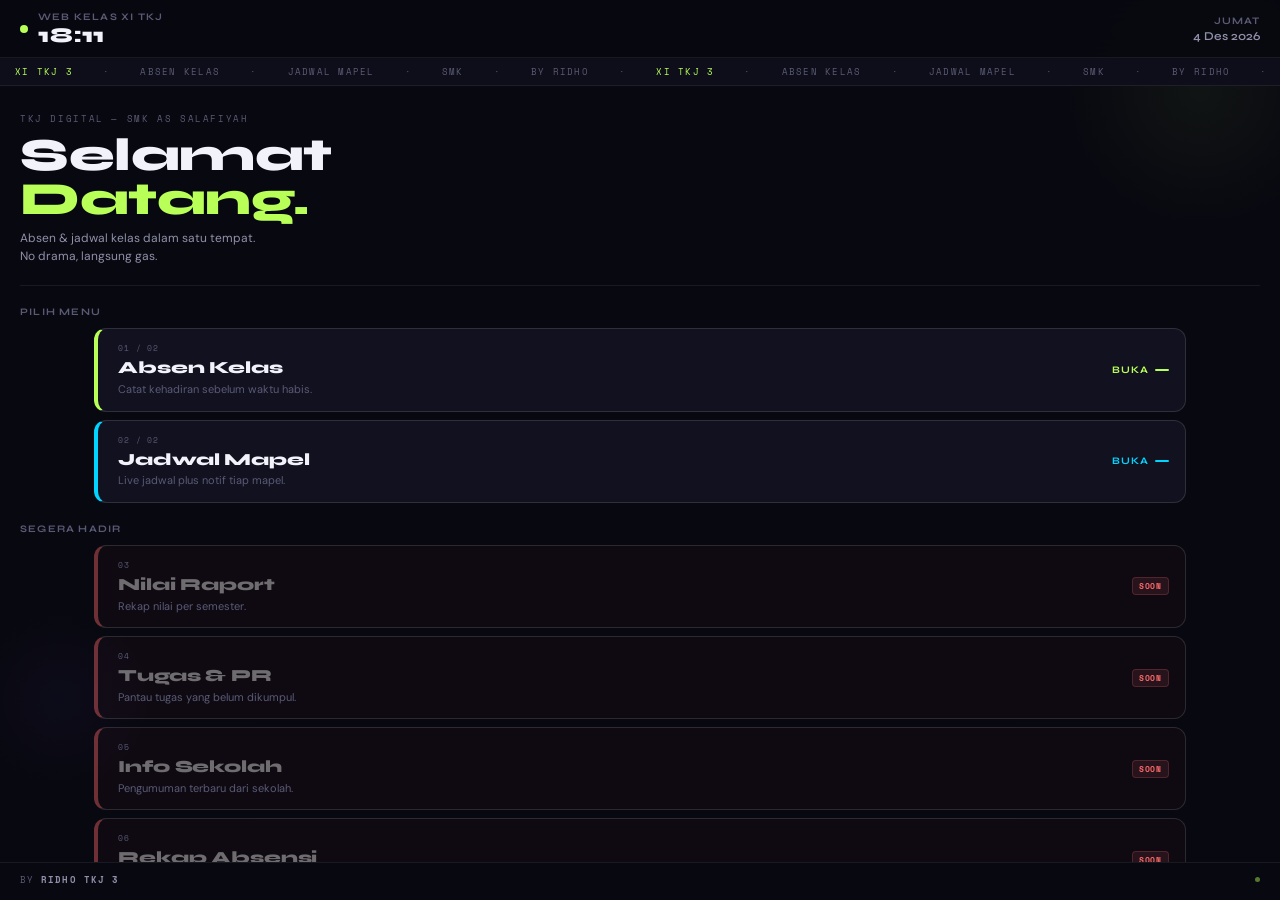
<file: index.html>
<!DOCTYPE html>
<html lang="id">
<head>
<meta charset="UTF-8"/>
<meta name="viewport" content="width=device-width,initial-scale=1.0,maximum-scale=1.0,user-scalable=no"/>
<meta name="mobile-web-app-capable" content="yes"/>
<meta name="apple-mobile-web-app-capable" content="yes"/>
<meta name="apple-mobile-web-app-status-bar-style" content="black-translucent"/>
<meta name="theme-color" content="#080810"/>
<title>TKJ Digital</title>
<link rel="manifest" href="manifest.json"/>
<link rel="apple-touch-icon" href="icon-192.png"/>
<link rel="preconnect" href="https://fonts.googleapis.com"/>
<link rel="preconnect" href="https://fonts.gstatic.com" crossorigin/>
<link href="https://fonts.googleapis.com/css2?family=Syne:wght@400;600;700;800&family=DM+Sans:opsz,wght@9..40,300;9..40,400;9..40,500&family=Space+Mono&display=swap" rel="stylesheet"/>
<style>
*,*::before,*::after{margin:0;padding:0;box-sizing:border-box;-webkit-tap-highlight-color:transparent}
:root{
  --bg:#080810;--bg2:#0e0e1a;--card:#111120;
  --b1:rgba(255,255,255,0.07);--b2:rgba(255,255,255,0.13);
  --acc:#b8ff57;--acc3:#00d4ff;--warn:#ff6b6b;
  --text:#f2f2fa;--muted:#5a5a75;--dim:#9090aa;
  --fd:'Syne',sans-serif;--fb:'DM Sans',sans-serif;--fm:'Space Mono',monospace;
}

html{height:100%;height:-webkit-fill-available}
body{
  min-height:100%;min-height:-webkit-fill-available;
  background:var(--bg);color:var(--text);
  font-family:var(--fb);overflow:hidden;
  -webkit-font-smoothing:antialiased;
}

/* SCREENS — fixed inset full */
.screen{
  position:fixed;
  top:0;left:0;right:0;bottom:0;
  overflow:hidden;
  transition:transform 0.42s cubic-bezier(0.77,0,0.175,1),opacity 0.32s ease;
}
.screen.off{transform:translateX(108%);opacity:0;pointer-events:none}
#s-home{z-index:10;background:var(--bg);display:flex;flex-direction:column}
#s-absen,#s-jadwal{z-index:20;background:var(--bg);display:flex;flex-direction:column}
.app-frame{width:100%;border:none;display:block;flex:1;min-height:0}

/* BACK BAR */
.back-bar{
  flex-shrink:0;display:flex;align-items:center;gap:12px;
  padding:13px 20px;
  background:rgba(8,8,16,0.92);
  backdrop-filter:blur(20px);-webkit-backdrop-filter:blur(20px);
  border-bottom:1px solid var(--b2);
  cursor:pointer;user-select:none;
}
.back-bar:active{opacity:0.6}
.back-chip{display:flex;align-items:center;gap:7px;background:rgba(184,255,87,0.09);border:1px solid rgba(184,255,87,0.2);border-radius:999px;padding:5px 13px 5px 7px}
.back-chip-icon{width:18px;height:18px;border-radius:50%;background:var(--acc);display:flex;align-items:center;justify-content:center}
.back-chip-icon span{font-family:var(--fm);font-size:8px;font-weight:700;color:#080810}
.back-chip-lbl{font-family:var(--fm);font-size:9px;font-weight:700;color:var(--acc);letter-spacing:0.1em;text-transform:uppercase}
.back-title{font-family:var(--fd);font-size:15px;font-weight:700;color:var(--text)}

/* BG GLOW */
.g1{position:absolute;width:300px;height:300px;border-radius:50%;background:radial-gradient(circle,rgba(184,255,87,0.05) 0%,transparent 65%);top:-60px;right:-70px;pointer-events:none;animation:gf1 10s ease-in-out infinite;z-index:0}
.g2{position:absolute;width:200px;height:200px;border-radius:50%;background:radial-gradient(circle,rgba(124,92,252,0.04) 0%,transparent 65%);bottom:100px;left:-40px;pointer-events:none;animation:gf2 13s ease-in-out infinite;z-index:0}
@keyframes gf1{0%,100%{transform:translate(0,0)}50%{transform:translate(-12px,8px)}}
@keyframes gf2{0%,100%{transform:translate(0,0)}50%{transform:translate(8px,-12px)}}

/* HOME BODY — flex col full height */
.home-body{
  position:relative;z-index:1;
  display:flex;flex-direction:column;
  width:100%;height:100%;
  overflow:hidden;
}

/* TOPBAR */
.topbar{
  flex-shrink:0;
  display:flex;align-items:center;justify-content:space-between;
  padding:11px 20px;
  background:rgba(8,8,16,0.9);
  backdrop-filter:blur(20px);-webkit-backdrop-filter:blur(20px);
  border-bottom:1px solid var(--b1);
}
.tl{display:flex;align-items:center;gap:10px}
.pdot{width:8px;height:8px;border-radius:50%;background:var(--acc);animation:pdp 2.2s infinite}
@keyframes pdp{0%{box-shadow:0 0 0 0 rgba(184,255,87,0.5)}70%{box-shadow:0 0 0 7px rgba(184,255,87,0)}100%{box-shadow:0 0 0 0 rgba(184,255,87,0)}}
.tl-lbl{font-family:var(--fd);font-size:10px;font-weight:700;letter-spacing:0.12em;text-transform:uppercase;color:var(--muted)}
.tl-clk{font-family:var(--fd);font-size:21px;font-weight:800;color:var(--text);letter-spacing:0.04em;line-height:1;margin-top:2px}
.tr{text-align:right}
.tr-day{font-family:var(--fd);font-size:10px;font-weight:700;letter-spacing:0.1em;text-transform:uppercase;color:var(--muted)}
.tr-date{font-family:var(--fd);font-size:12px;font-weight:600;color:var(--dim);margin-top:2px}

/* TICKER */
.ticker{flex-shrink:0;overflow:hidden;border-bottom:1px solid var(--b1);padding:7px 0;background:var(--bg2)}
.tick-track{display:flex;animation:tk 22s linear infinite;width:max-content}
@keyframes tk{from{transform:translateX(0)}to{transform:translateX(-50%)}}
.ti{font-family:var(--fm);font-size:9px;color:var(--muted);letter-spacing:0.14em;text-transform:uppercase;padding:0 15px;white-space:nowrap}
.ti.on{color:var(--acc)}

/* SCROLL AREA — sisa height */
.scroll-area{
  flex:1 1 0;min-height:0;
  overflow-y:auto;overflow-x:hidden;
  -webkit-overflow-scrolling:touch;
}
.scroll-area::-webkit-scrollbar{display:none}

/* INNER */
.inner{padding:26px 20px 100px}

/* GREETING */
.greet{margin-bottom:20px}
.greet-tag{font-family:var(--fm);font-size:9px;letter-spacing:0.18em;text-transform:uppercase;color:var(--muted);margin-bottom:8px}
.greet-h{font-family:var(--fd);font-weight:800;line-height:0.96;letter-spacing:-0.01em;color:var(--text);font-size:clamp(32px,9vw,46px);margin-bottom:8px}
.greet-h .acc{color:var(--acc)}
.greet-sub{font-size:12px;font-weight:400;color:var(--dim);line-height:1.5}

/* DIVIDER */
.divider{height:1px;background:var(--b1);margin-bottom:20px}

/* SECTION LABEL */
.sec-lbl{font-family:var(--fd);font-size:10px;font-weight:700;letter-spacing:0.12em;text-transform:uppercase;color:var(--muted);margin-bottom:10px}

/* CARD LIST */
.card-list{display:flex;flex-direction:column;gap:8px;align-items:center;margin-bottom:20px}

/* BASE CARD */
.mc{
  background:var(--card);border:1px solid var(--b2);
  border-left:4px solid var(--acc);border-radius:12px;
  padding:13px 16px 13px 20px;
  cursor:pointer;user-select:none;
  display:flex;align-items:center;justify-content:space-between;
  position:relative;overflow:hidden;width:88%;
  transition:border-color 0.2s,transform 0.16s cubic-bezier(0.34,1.56,0.64,1);
}
.mc::before{content:'';position:absolute;inset:0;border-radius:12px;background:linear-gradient(90deg,rgba(184,255,87,0.05) 0%,transparent 40%);opacity:0;transition:opacity 0.2s}
.mc:hover::before{opacity:1}
.mc:active{transform:scale(0.97)}
.mc.jadwal{border-left-color:var(--acc3)}
.mc.jadwal::before{background:linear-gradient(90deg,rgba(0,212,255,0.05) 0%,transparent 40%)}
.mc.warn{border-left-color:rgba(255,107,107,0.4);background:rgba(255,107,107,0.03)}
.mc.warn::before{background:linear-gradient(90deg,rgba(255,107,107,0.04) 0%,transparent 40%)}

.mc-left{display:flex;flex-direction:column;gap:2px}
.mc-num{font-family:var(--fm);font-size:8px;color:var(--muted);letter-spacing:0.1em;margin-bottom:3px}
.mc-name{font-family:var(--fd);font-size:17px;font-weight:800;line-height:1.05;letter-spacing:-0.01em;color:var(--text)}
.mc.warn .mc-name{color:rgba(255,255,255,0.4)}
.mc-desc{font-size:11px;font-weight:400;color:var(--muted);line-height:1.4;margin-top:3px}
.mc-right{display:flex;align-items:center;gap:6px;flex-shrink:0;margin-left:12px}
.mc-cta-t{font-family:var(--fd);font-size:10px;font-weight:700;letter-spacing:0.1em;text-transform:uppercase;color:var(--acc);white-space:nowrap}
.mc.jadwal .mc-cta-t{color:var(--acc3)}
.mc-cta-l{width:14px;height:2px;background:var(--acc);border-radius:99px;transition:width 0.2s}
.mc.jadwal .mc-cta-l{background:var(--acc3)}
.mc:hover .mc-cta-l{width:22px}
.warn-badge{font-family:var(--fm);font-size:8px;font-weight:700;color:var(--warn);letter-spacing:0.08em;text-transform:uppercase;background:rgba(255,107,107,0.1);border:1px solid rgba(255,107,107,0.2);border-radius:4px;padding:2px 6px;white-space:nowrap;flex-shrink:0}

/* FOOTER — sticky di bottom scroll */
.footer{
  flex-shrink:0;
  display:flex;align-items:center;justify-content:space-between;
  padding:10px 20px 14px;
  border-top:1px solid var(--b1);
  background:var(--bg);
}
.f-by{font-family:var(--fm);font-size:9px;color:var(--muted);letter-spacing:0.12em;text-transform:uppercase}
.f-by b{color:var(--dim);font-weight:700}
.f-dot{width:5px;height:5px;border-radius:50%;background:var(--acc);opacity:0.45}

/* WARNING MODAL */
.modal-overlay{position:fixed;inset:0;z-index:9998;background:rgba(0,0,0,0.7);backdrop-filter:blur(8px);-webkit-backdrop-filter:blur(8px);display:flex;align-items:center;justify-content:center;opacity:0;pointer-events:none;transition:opacity 0.22s ease}
.modal-overlay.show{opacity:1;pointer-events:all}
.modal{background:#13131f;border:1px solid rgba(255,107,107,0.25);border-top:3px solid var(--warn);border-radius:16px;padding:28px 24px 22px;width:82%;max-width:320px;transform:scale(0.9) translateY(10px);transition:transform 0.26s cubic-bezier(0.34,1.56,0.64,1)}
.modal-overlay.show .modal{transform:scale(1) translateY(0)}
.modal-icon{font-size:28px;margin-bottom:12px;line-height:1}
.modal-title{font-family:var(--fd);font-size:18px;font-weight:800;color:var(--text);margin-bottom:6px}
.modal-desc{font-size:13px;font-weight:400;color:var(--dim);line-height:1.6;margin-bottom:20px}
.modal-name{color:var(--warn);font-weight:600}
.modal-btn{width:100%;background:rgba(255,107,107,0.1);border:1px solid rgba(255,107,107,0.3);border-radius:10px;padding:12px;cursor:pointer;font-family:var(--fd);font-size:13px;font-weight:700;color:var(--warn);letter-spacing:0.05em;transition:background 0.18s}
.modal-btn:hover{background:rgba(255,107,107,0.18)}
.modal-btn:active{transform:scale(0.97)}

/* INSTALL BANNER */
#install-banner{
  position:fixed;bottom:0;left:0;right:0;z-index:9999;
  padding:12px 16px;
  padding-bottom:calc(12px + env(safe-area-inset-bottom,0px));
  background:rgba(14,14,26,0.97);
  border-top:1px solid rgba(184,255,87,0.2);
  backdrop-filter:blur(20px);-webkit-backdrop-filter:blur(20px);
  animation:slideUp 0.3s ease;
}
@keyframes slideUp{from{transform:translateY(100%)}to{transform:translateY(0)}}
.inst-content{display:flex;align-items:center;gap:12px}
.inst-icon{font-size:24px;flex-shrink:0}
.inst-text{flex:1;min-width:0}
.inst-title{font-family:var(--fd);font-size:14px;font-weight:700;color:var(--text)}
.inst-sub{font-size:11px;color:var(--muted);margin-top:1px}
.inst-btn{background:var(--acc);color:#080810;border:none;font-family:var(--fd);font-size:13px;font-weight:800;padding:9px 18px;border-radius:99px;cursor:pointer;white-space:nowrap;flex-shrink:0;transition:opacity 0.15s}
.inst-btn:active{opacity:0.8}
.inst-x{background:none;border:none;color:var(--muted);font-size:16px;cursor:pointer;padding:4px;flex-shrink:0}

/* ANIMS */
.topbar{animation:au 0.4s 0.04s both}
.ticker{animation:au 0.4s 0.09s both}
.inner{animation:au 0.4s 0.14s both}
.footer{animation:au 0.4s 0.24s both}
@keyframes au{from{opacity:0;transform:translateY(10px)}to{opacity:1;transform:translateY(0)}}

/* LANDSCAPE */
@media (orientation:landscape) and (max-height:450px){
  .topbar{padding:7px 20px}.tl-clk{font-size:17px}
  .ticker{padding:5px 0}
  .inner{padding:12px 20px 80px}
  .greet{margin-bottom:10px}.greet-h{font-size:26px}.greet-sub{display:none}
  .divider{margin-bottom:10px}
  .mc{padding:9px 14px 9px 18px}.mc-desc{display:none}.mc-name{font-size:15px}
}
</style>
</head>
<body>

<!-- HOME -->
<div id="s-home" class="screen">
  <div class="g1"></div><div class="g2"></div>
  <div class="home-body">

    <div class="topbar">
      <div class="tl">
        <div class="pdot"></div>
        <div>
          <div class="tl-lbl">WEB KELAS XI TKJ</div>
          <div class="tl-clk" id="hclock">00:00</div>
        </div>
      </div>
      <div class="tr">
        <div class="tr-day" id="hday">—</div>
        <div class="tr-date" id="hdate">—</div>
      </div>
    </div>

    <div class="ticker"><div class="tick-track" id="ticker"></div></div>

    <div class="scroll-area">
      <div class="inner">

        <div class="greet">
          <p class="greet-tag">TKJ Digital &mdash; SMK AS SALAFIYAH</p>
          <h1 class="greet-h">Selamat<br><span class="acc">Datang.</span></h1>
          <p class="greet-sub">Absen &amp; jadwal kelas dalam satu tempat.<br>No drama, langsung gas.</p>
        </div>

        <div class="divider"></div>

        <p class="sec-lbl">Pilih menu</p>
        <div class="card-list">
          <div class="mc" onclick="goTo('absen')">
            <div class="mc-left">
              <div class="mc-num">01 / 02</div>
              <div class="mc-name">Absen Kelas</div>
              <div class="mc-desc">Catat kehadiran sebelum waktu habis.</div>
            </div>
            <div class="mc-right"><span class="mc-cta-t">Buka</span><div class="mc-cta-l"></div></div>
          </div>
          <div class="mc jadwal" onclick="goTo('jadwal')">
            <div class="mc-left">
              <div class="mc-num">02 / 02</div>
              <div class="mc-name">Jadwal Mapel</div>
              <div class="mc-desc">Live jadwal plus notif tiap mapel.</div>
            </div>
            <div class="mc-right"><span class="mc-cta-t">Buka</span><div class="mc-cta-l"></div></div>
          </div>
        </div>

        <p class="sec-lbl" style="margin-top:4px">Segera hadir</p>
        <div class="card-list">
          <div class="mc warn" onclick="showWarn('Nilai Raport','Rekap nilai per semester.')">
            <div class="mc-left"><div class="mc-num">03</div><div class="mc-name">Nilai Raport</div><div class="mc-desc">Rekap nilai per semester.</div></div>
            <div class="mc-right"><span class="warn-badge">Soon</span></div>
          </div>
          <div class="mc warn" onclick="showWarn('Tugas & PR','Pantau tugas yang belum dikumpul.')">
            <div class="mc-left"><div class="mc-num">04</div><div class="mc-name">Tugas &amp; PR</div><div class="mc-desc">Pantau tugas yang belum dikumpul.</div></div>
            <div class="mc-right"><span class="warn-badge">Soon</span></div>
          </div>
          <div class="mc warn" onclick="showWarn('Info Sekolah','Pengumuman terbaru dari sekolah.')">
            <div class="mc-left"><div class="mc-num">05</div><div class="mc-name">Info Sekolah</div><div class="mc-desc">Pengumuman terbaru dari sekolah.</div></div>
            <div class="mc-right"><span class="warn-badge">Soon</span></div>
          </div>
          <div class="mc warn" onclick="showWarn('Rekap Absensi','Histori kehadiran kamu.')">
            <div class="mc-left"><div class="mc-num">06</div><div class="mc-name">Rekap Absensi</div><div class="mc-desc">Histori kehadiran kamu.</div></div>
            <div class="mc-right"><span class="warn-badge">Soon</span></div>
          </div>
          <div class="mc warn" onclick="showWarn('Kontak Guru','Info kontak dan jadwal piket guru.')">
            <div class="mc-left"><div class="mc-num">07</div><div class="mc-name">Kontak Guru</div><div class="mc-desc">Info kontak dan jadwal piket guru.</div></div>
            <div class="mc-right"><span class="warn-badge">Soon</span></div>
          </div>
          <div class="mc warn" onclick="showWarn('Kalender Akademik','Jadwal ujian, libur & kegiatan sekolah.')">
            <div class="mc-left"><div class="mc-num">08</div><div class="mc-name">Kalender Akademik</div><div class="mc-desc">Jadwal ujian, libur &amp; kegiatan.</div></div>
            <div class="mc-right"><span class="warn-badge">Soon</span></div>
          </div>
        </div>

      </div>
    </div>

    <div class="footer">
      <div class="f-by">by <b>Ridho TKJ 3</b></div>
      <div class="f-dot"></div>
    </div>

  </div>
</div>

<!-- ABSEN -->
<div id="s-absen" class="screen off">
  <div class="back-bar" onclick="goBack()">
    <div class="back-chip"><div class="back-chip-icon"><span>HM</span></div><span class="back-chip-lbl">Home</span></div>
    <span class="back-title">Absen Kelas</span>
  </div>
  <iframe id="frame-absen" class="app-frame" src="" title="Absen Kelas"></iframe>
</div>

<!-- JADWAL -->
<div id="s-jadwal" class="screen off">
  <div class="back-bar" onclick="goBack()">
    <div class="back-chip"><div class="back-chip-icon"><span>HM</span></div><span class="back-chip-lbl">Home</span></div>
    <span class="back-title">Jadwal Mapel</span>
  </div>
  <iframe id="frame-jadwal" class="app-frame" src="" title="Jadwal Kelas"></iframe>
</div>

<!-- WARNING MODAL -->
<div class="modal-overlay" id="modal" onclick="closeWarn(event)">
  <div class="modal">
    <div class="modal-icon">⚠️</div>
    <div class="modal-title">Belum Tersedia</div>
    <div class="modal-desc"><span class="modal-name" id="modal-name">—</span><br><span id="modal-desc">—</span><br><br>Fitur ini masih dalam pengembangan. Pantau terus ya!</div>
    <button class="modal-btn" onclick="closeWarn()">Oke, Ngerti!</button>
  </div>
</div>

<!-- INSTALL BANNER -->
<div id="install-banner" style="display:none">
  <div class="inst-content">
    <span class="inst-icon">📲</span>
    <div class="inst-text">
      <div class="inst-title">Install TKJ Digital</div>
      <div class="inst-sub">Bisa dipakai tanpa internet</div>
    </div>
    <button id="install-btn" class="inst-btn">Install</button>
    <button id="install-dismiss" class="inst-x">✕</button>
  </div>
</div>

<script>
// ── CLOCK
const DAYS=["Minggu","Senin","Selasa","Rabu","Kamis","Jumat","Sabtu"];
const MONS=["Jan","Feb","Mar","Apr","Mei","Jun","Jul","Agu","Sep","Okt","Nov","Des"];
function tick(){
  const n=new Date();
  document.getElementById('hclock').textContent=String(n.getHours()).padStart(2,'0')+':'+String(n.getMinutes()).padStart(2,'0');
  document.getElementById('hday').textContent=DAYS[n.getDay()];
  document.getElementById('hdate').textContent=n.getDate()+' '+MONS[n.getMonth()]+' '+n.getFullYear();
}
tick();setInterval(tick,1000);

// ── TICKER
const raw=['XI TKJ 3','·','Absen Kelas','·','Jadwal Mapel','·','SMK','·','by Ridho','·',
           'XI TKJ 3','·','Absen Kelas','·','Jadwal Mapel','·','SMK','·','by Ridho','·'];
const tr=document.getElementById('ticker');
raw.forEach((t,i)=>{const s=document.createElement('span');s.className='ti'+(i%10===0?' on':'');s.textContent=t;tr.appendChild(s);});

// ── NAV
const ld={absen:false,jadwal:false};
function goTo(d){
  if(!ld[d]){document.getElementById('frame-'+d).src=d+'/index.html';ld[d]=true;}
  document.getElementById('s-home').classList.add('off');
  document.getElementById('s-'+d).classList.remove('off');
}
function goBack(){
  ['absen','jadwal'].forEach(d=>document.getElementById('s-'+d).classList.add('off'));
  document.getElementById('s-home').classList.remove('off');
}

// ── WARNING MODAL
function showWarn(name,desc){
  document.getElementById('modal-name').textContent=name;
  document.getElementById('modal-desc').textContent=desc;
  document.getElementById('modal').classList.add('show');
}
function closeWarn(e){
  if(!e||e.target===document.getElementById('modal')||e.currentTarget===document.querySelector('.modal-btn')){
    document.getElementById('modal').classList.remove('show');
  }
}
document.querySelector('.modal-btn').addEventListener('click',()=>document.getElementById('modal').classList.remove('show'));

// ── PWA INSTALL
let deferredInstall=null;
if('serviceWorker' in navigator){
  navigator.serviceWorker.register('./sw.js').catch(()=>{});
}
window.addEventListener('beforeinstallprompt',e=>{
  e.preventDefault();
  deferredInstall=e;
  document.getElementById('install-banner').style.display='block';
});
window.addEventListener('appinstalled',()=>{
  document.getElementById('install-banner').style.display='none';
  deferredInstall=null;
});
document.getElementById('install-btn').addEventListener('click',async()=>{
  if(!deferredInstall)return;
  deferredInstall.prompt();
  const r=await deferredInstall.userChoice;
  if(r.outcome==='accepted'){document.getElementById('install-banner').style.display='none';deferredInstall=null;}
});
document.getElementById('install-dismiss').addEventListener('click',()=>{
  document.getElementById('install-banner').style.display='none';
});
</script>
</body>
</html>
</file>
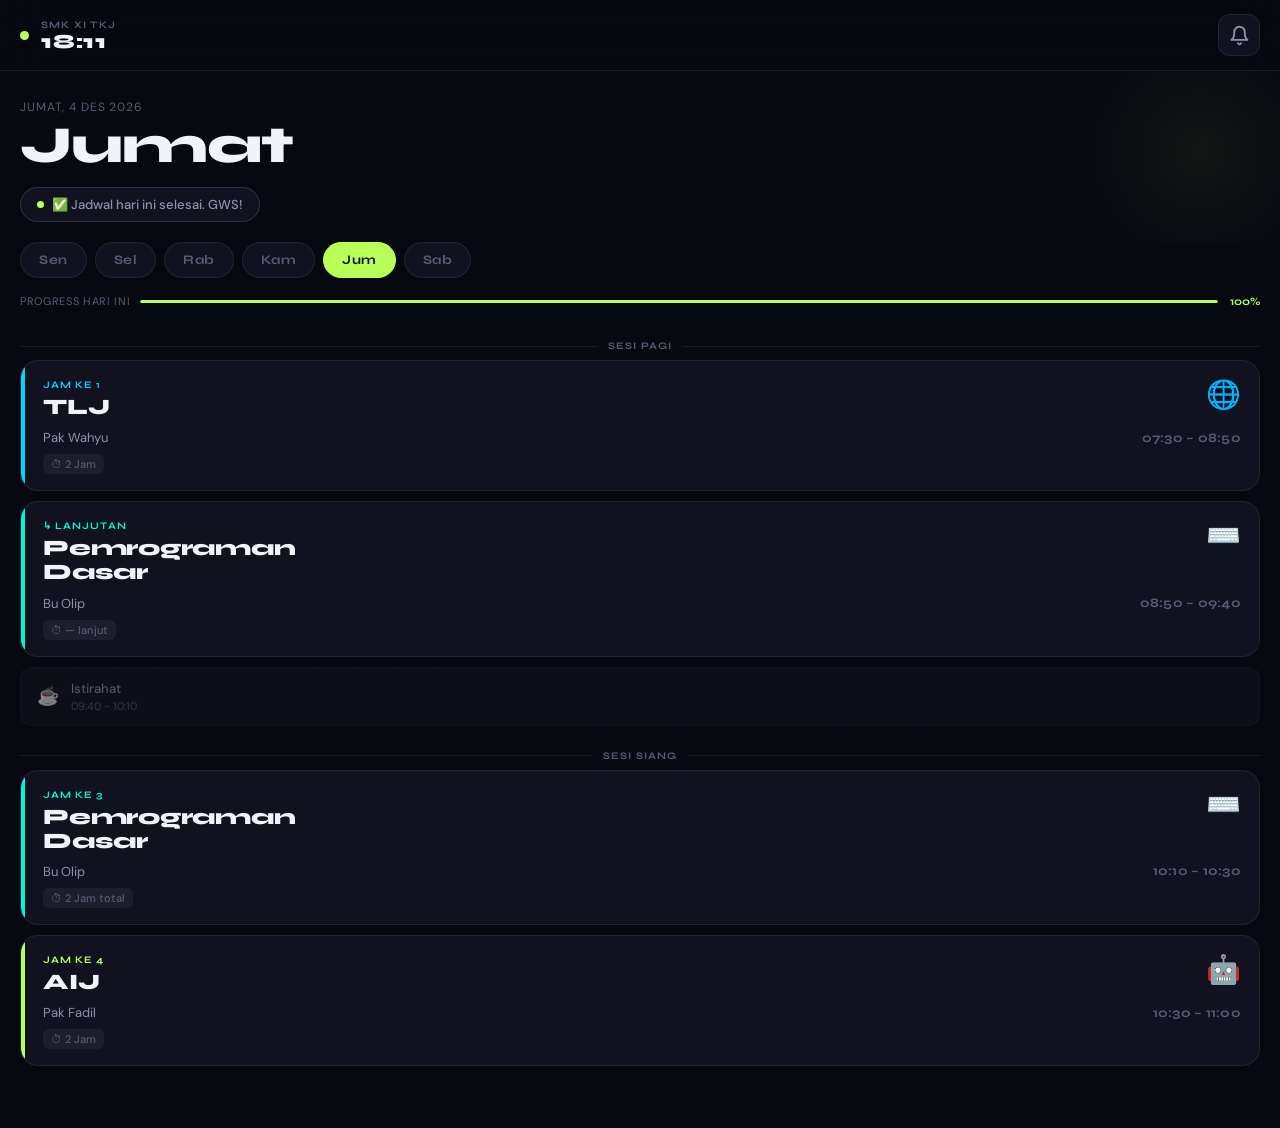
<file: jadwal/index.html>
<!DOCTYPE html>
<html lang="id">
<head>
  <meta charset="UTF-8" />
  <meta name="viewport" content="width=device-width, initial-scale=1.0, maximum-scale=1.0, user-scalable=no" />
  <meta name="mobile-web-app-capable" content="yes" />
  <meta name="apple-mobile-web-app-capable" content="yes" />
  <meta name="apple-mobile-web-app-status-bar-style" content="black-translucent" />
  <meta name="apple-mobile-web-app-title" content="Jadwal" />
  <meta name="theme-color" content="#080810" />
  <title>Jadwal Kelas</title>
  <link rel="manifest" href="manifest.json" />
  <link rel="apple-touch-icon" href="icon-192.png" />
  <link rel="preconnect" href="https://fonts.googleapis.com" />
  <link rel="preconnect" href="https://fonts.gstatic.com" crossorigin />
  <link href="https://fonts.googleapis.com/css2?family=Syne:wght@400;600;700;800&family=DM+Sans:wght@300;400;500&display=swap" rel="stylesheet" />
  <link rel="stylesheet" href="style.css" />
</head>
<body>

  <div id="notif-container"></div>

  <!-- Install Banner -->
  <div id="install-banner" style="display:none;">
    <div class="install-content">
      <span class="install-icon">📲</span>
      <div class="install-text">
        <div class="install-title">Install ke HP</div>
        <div class="install-sub">Notifikasi jalan otomatis</div>
      </div>
      <button id="install-btn" class="install-btn">Install</button>
      <button id="install-dismiss" class="install-dismiss">✕</button>
    </div>
  </div>

  <header class="topbar">
    <div class="topbar-left">
      <div class="pulse-dot"></div>
      <div>
        <div class="kelas-label">SMK XI TKJ</div>
        <div id="live-clock" class="live-clock">00:00</div>
      </div>
    </div>
    <div id="notif-bell" class="bell-btn">
      <svg width="21" height="21" viewBox="0 0 24 24" fill="none" stroke="currentColor" stroke-width="2.2" stroke-linecap="round" stroke-linejoin="round">
        <path d="M18 8A6 6 0 0 0 6 8c0 7-3 9-3 9h18s-3-2-3-9"/>
        <path d="M13.73 21a2 2 0 0 1-3.46 0"/>
      </svg>
      <span id="notif-badge" class="notif-badge" style="display:none">!</span>
    </div>
  </header>

  <section class="hero">
    <p class="hero-date" id="hero-date">Minggu, 1 Jan 2025</p>
    <h1 class="hero-day" id="hero-day">Senin</h1>
    <div class="next-class-pill" id="next-pill">
      <div class="nc-dot"></div>
      <span id="nc-text">Memuat jadwal...</span>
    </div>
  </section>

  <div class="tabs-wrap">
    <div class="tabs" id="day-tabs">
      <button class="tab-btn active" data-day="Senin">Sen</button>
      <button class="tab-btn" data-day="Selasa">Sel</button>
      <button class="tab-btn" data-day="Rabu">Rab</button>
      <button class="tab-btn" data-day="Kamis">Kam</button>
      <button class="tab-btn" data-day="Jumat">Jum</button>
      <button class="tab-btn" data-day="Sabtu">Sab</button>
    </div>
  </div>

  <div class="progress-row" id="progress-row" style="display:none;">
    <span class="prog-label">Progress hari ini</span>
    <div class="prog-track"><div class="prog-fill" id="prog-fill"></div></div>
    <span class="prog-pct" id="prog-pct">0%</span>
  </div>

  <section class="sched-list" id="sched-list"></section>

  <div style="height:40px;"></div>
  <script src="script.js"></script>
</body>
</html>
</file>
<file: jadwal/style.css>
*, *::before, *::after { margin:0; padding:0; box-sizing:border-box; -webkit-tap-highlight-color:transparent; }

:root {
  --bg:       #080810;
  --bg2:      #0e0e1a;
  --bg3:      #14141f;
  --card:     #111120;
  --border:   rgba(255,255,255,0.07);
  --border2:  rgba(255,255,255,0.13);
  --acc:      #b8ff57;
  --acc2:     #7c5cfc;
  --acc3:     #00d4ff;
  --acc4:     #ff6b6b;
  --text:     #f2f2fa;
  --muted:    #5a5a75;
  --dim:      #9090aa;

  --c-aij:    #b8ff57;
  --c-tlj:    #00d4ff;
  --c-pkk:    #ff6b9d;
  --c-pai:    #ffd166;
  --c-pjok:   #06d6a0;
  --c-siskom: #7c5cfc;
  --c-bind:   #ff9a3c;
  --c-bing:   #4cc9f0;
  --c-mtk:    #f72585;
  --c-pkn:    #4361ee;
  --c-bjp:    #e040fb;
  --c-sej:    #ff8800;
  --c-pd:     #00f5d4;
  --c-barab:  #ffbe0b;
  --c-default:#b8ff57;

  --r: 18px;
  --r-sm: 12px;
  --font-d: 'Syne', sans-serif;
  --font-b: 'DM Sans', sans-serif;
}

html, body {
  min-height: 100%;
  background: var(--bg);
  color: var(--text);
  font-family: var(--font-b);
  font-size: 16px;
  overflow-x: hidden;
}

/* ── Topbar ── */
.topbar {
  position: sticky;
  top: 0;
  z-index: 100;
  display: flex;
  align-items: center;
  justify-content: space-between;
  padding: 14px 20px;
  background: rgba(8,8,16,0.88);
  backdrop-filter: blur(20px);
  -webkit-backdrop-filter: blur(20px);
  border-bottom: 1px solid var(--border);
}

.topbar-left {
  display: flex;
  align-items: center;
  gap: 12px;
}

.pulse-dot {
  width: 9px;
  height: 9px;
  border-radius: 50%;
  background: var(--acc);
  box-shadow: 0 0 0 0 rgba(184,255,87,0.6);
  animation: pulse 2.2s infinite;
}

@keyframes pulse {
  0%   { box-shadow: 0 0 0 0 rgba(184,255,87,0.5); }
  70%  { box-shadow: 0 0 0 8px rgba(184,255,87,0); }
  100% { box-shadow: 0 0 0 0 rgba(184,255,87,0); }
}

.kelas-label {
  font-family: var(--font-d);
  font-size: 10px;
  font-weight: 700;
  letter-spacing: 0.12em;
  text-transform: uppercase;
  color: var(--muted);
}

.live-clock {
  font-family: var(--font-d);
  font-size: 20px;
  font-weight: 800;
  color: var(--text);
  letter-spacing: 0.04em;
  line-height: 1;
  margin-top: 1px;
}

.bell-btn {
  position: relative;
  width: 42px;
  height: 42px;
  border-radius: var(--r-sm);
  background: var(--card);
  border: 1px solid var(--border);
  display: flex;
  align-items: center;
  justify-content: center;
  cursor: pointer;
  color: var(--dim);
  transition: all 0.2s;
  user-select: none;
}

.bell-btn:active { transform: scale(0.92); }
.bell-btn.has-notif { color: var(--acc); border-color: var(--acc); }

.notif-badge {
  position: absolute;
  top: -5px;
  right: -5px;
  background: var(--acc);
  color: #080810;
  font-family: var(--font-d);
  font-size: 9px;
  font-weight: 800;
  min-width: 17px;
  height: 17px;
  border-radius: 99px;
  display: flex;
  align-items: center;
  justify-content: center;
  padding: 0 4px;
}

/* ── Hero ── */
.hero {
  padding: 28px 20px 20px;
  position: relative;
  overflow: hidden;
}

.hero::before {
  content: '';
  position: absolute;
  top: -60px;
  right: -60px;
  width: 280px;
  height: 280px;
  background: radial-gradient(circle, rgba(184,255,87,0.06) 0%, transparent 60%);
  pointer-events: none;
}

.hero-date {
  font-size: 12px;
  color: var(--muted);
  letter-spacing: 0.08em;
  text-transform: uppercase;
  margin-bottom: 4px;
}

.hero-day {
  font-family: var(--font-d);
  font-size: 52px;
  font-weight: 800;
  line-height: 1;
  color: var(--text);
  letter-spacing: -0.02em;
  margin-bottom: 16px;
}

.next-class-pill {
  display: inline-flex;
  align-items: center;
  gap: 8px;
  background: var(--card);
  border: 1px solid var(--border2);
  border-radius: 99px;
  padding: 8px 16px;
  font-size: 13px;
  color: var(--dim);
  font-weight: 500;
}

.nc-dot {
  width: 7px;
  height: 7px;
  border-radius: 50%;
  background: var(--acc);
  flex-shrink: 0;
}

/* ── Tabs ── */
.tabs-wrap {
  padding: 0 20px;
  margin-bottom: 6px;
  overflow-x: auto;
  -webkit-overflow-scrolling: touch;
  scrollbar-width: none;
}
.tabs-wrap::-webkit-scrollbar { display: none; }

.tabs {
  display: flex;
  gap: 8px;
  width: max-content;
}

.tab-btn {
  background: var(--card);
  border: 1px solid var(--border);
  color: var(--muted);
  font-family: var(--font-d);
  font-size: 13px;
  font-weight: 700;
  padding: 9px 18px;
  border-radius: 99px;
  cursor: pointer;
  transition: all 0.18s;
  white-space: nowrap;
  user-select: none;
  letter-spacing: 0.04em;
}

.tab-btn:active { transform: scale(0.93); }

.tab-btn.active {
  background: var(--acc);
  border-color: var(--acc);
  color: #080810;
}

/* ── Progress ── */
.progress-row {
  display: flex;
  align-items: center;
  gap: 10px;
  padding: 10px 20px 4px;
}

.prog-label {
  font-size: 11px;
  color: var(--muted);
  letter-spacing: 0.06em;
  white-space: nowrap;
  text-transform: uppercase;
}

.prog-track {
  flex: 1;
  height: 3px;
  background: var(--border);
  border-radius: 99px;
  overflow: hidden;
}

.prog-fill {
  height: 100%;
  background: var(--acc);
  border-radius: 99px;
  transition: width 1s ease;
  box-shadow: 0 0 8px var(--acc);
  width: 0%;
}

.prog-pct {
  font-family: var(--font-d);
  font-size: 11px;
  font-weight: 700;
  color: var(--acc);
  min-width: 32px;
  text-align: right;
}

/* ── Schedule List ── */
.sched-list {
  padding: 12px 20px;
  display: flex;
  flex-direction: column;
  gap: 0;
}

/* Session block header */
.session-header {
  display: flex;
  align-items: center;
  gap: 10px;
  padding: 16px 0 8px;
}

.sh-line {
  flex: 1;
  height: 1px;
  background: var(--border);
}

.sh-label {
  font-family: var(--font-d);
  font-size: 10px;
  font-weight: 700;
  letter-spacing: 0.12em;
  text-transform: uppercase;
  color: var(--muted);
  white-space: nowrap;
}

/* Istirahat card */
.break-card {
  background: var(--bg3);
  border: 1px dashed var(--border);
  border-radius: var(--r-sm);
  padding: 12px 16px;
  display: flex;
  align-items: center;
  gap: 12px;
  margin-bottom: 8px;
  opacity: 0.55;
}

.break-icon { font-size: 18px; }

.break-info .break-title {
  font-size: 13px;
  color: var(--dim);
  font-weight: 500;
}

.break-info .break-time {
  font-size: 11px;
  color: var(--muted);
  margin-top: 2px;
}

/* Pelajaran card */
.p-card {
  position: relative;
  background: var(--card);
  border: 1px solid var(--border);
  border-radius: var(--r);
  padding: 18px 18px 16px 22px;
  margin-bottom: 10px;
  overflow: hidden;
  transition: transform 0.18s, border-color 0.2s, box-shadow 0.2s;
  animation: slideUp 0.35s ease both;
}

.p-card::before {
  content: '';
  position: absolute;
  left: 0;
  top: 0;
  bottom: 0;
  width: 4px;
  background: var(--pcolor, var(--acc));
  border-radius: 4px 0 0 4px;
}

.p-card.is-active {
  border-color: var(--pcolor, var(--acc));
  box-shadow: 0 0 0 1px var(--pcolor, var(--acc)), 0 8px 30px rgba(0,0,0,0.5);
}

.p-card.is-past {
  opacity: 0.38;
}

.p-card:active { transform: scale(0.98); }

/* Active badge */
.active-badge {
  position: absolute;
  top: 14px;
  right: 14px;
  background: var(--pcolor, var(--acc));
  color: #080810;
  font-family: var(--font-d);
  font-size: 8px;
  font-weight: 800;
  letter-spacing: 0.1em;
  padding: 3px 8px;
  border-radius: 99px;
  text-transform: uppercase;
}

.p-top {
  display: flex;
  align-items: flex-start;
  justify-content: space-between;
  margin-bottom: 10px;
}

.p-num {
  font-family: var(--font-d);
  font-size: 10px;
  font-weight: 700;
  color: var(--pcolor, var(--acc));
  letter-spacing: 0.1em;
  text-transform: uppercase;
  margin-bottom: 4px;
}

.p-name {
  font-family: var(--font-d);
  font-size: 22px;
  font-weight: 800;
  color: var(--text);
  line-height: 1.1;
  letter-spacing: -0.01em;
  max-width: 200px;
}

.p-emoji {
  font-size: 28px;
  line-height: 1;
  margin-top: 2px;
}

.p-bottom {
  display: flex;
  align-items: center;
  justify-content: space-between;
}

.p-guru {
  font-size: 13px;
  color: var(--dim);
  font-weight: 400;
}

.p-time {
  font-family: var(--font-d);
  font-size: 13px;
  font-weight: 700;
  color: var(--muted);
  letter-spacing: 0.02em;
}

/* Duration tag */
.p-dur {
  display: inline-flex;
  align-items: center;
  gap: 4px;
  background: rgba(255,255,255,0.05);
  border-radius: 6px;
  padding: 3px 8px;
  font-size: 11px;
  color: var(--muted);
  font-weight: 500;
  margin-top: 8px;
}

/* ── Toast ── */
#notif-container {
  position: fixed;
  top: 76px;
  right: 0;
  left: 0;
  padding: 0 16px;
  z-index: 9999;
  pointer-events: none;
  display: flex;
  flex-direction: column;
  gap: 8px;
}

.toast {
  background: rgba(17,17,32,0.97);
  border: 1px solid var(--border2);
  border-radius: var(--r);
  padding: 14px 16px;
  display: flex;
  align-items: flex-start;
  gap: 13px;
  box-shadow: 0 16px 48px rgba(0,0,0,0.7);
  animation: toastIn 0.3s cubic-bezier(0.16,1,0.3,1) both;
  pointer-events: all;
  position: relative;
  overflow: hidden;
  border-left: 3px solid var(--tcolor, var(--acc));
}

.toast.hiding {
  animation: toastOut 0.25s ease forwards;
}

.toast-icon {
  font-size: 22px;
  flex-shrink: 0;
  line-height: 1;
  margin-top: 1px;
}

.toast-body { flex: 1; min-width: 0; }

.toast-tag {
  font-size: 9px;
  text-transform: uppercase;
  letter-spacing: 0.12em;
  color: var(--tcolor, var(--acc));
  font-weight: 700;
  font-family: var(--font-d);
  margin-bottom: 3px;
}

.toast-title {
  font-family: var(--font-d);
  font-size: 15px;
  font-weight: 700;
  color: var(--text);
  white-space: nowrap;
  overflow: hidden;
  text-overflow: ellipsis;
}

.toast-sub {
  font-size: 12px;
  color: var(--dim);
  margin-top: 2px;
}

.toast-close {
  background: none;
  border: none;
  color: var(--muted);
  font-size: 16px;
  cursor: pointer;
  padding: 0;
  line-height: 1;
  transition: color 0.15s;
  flex-shrink: 0;
}

.toast-close:active { color: var(--text); }

.toast-progress {
  position: absolute;
  bottom: 0;
  left: 0;
  height: 2px;
  background: var(--tcolor, var(--acc));
  width: 100%;
  transform-origin: left;
  animation: shrink linear both;
  animation-duration: var(--dur, 5s);
}

/* ── Animations ── */
@keyframes slideUp {
  from { opacity:0; transform:translateY(14px); }
  to   { opacity:1; transform:translateY(0); }
}

@keyframes toastIn {
  from { opacity:0; transform:translateY(-10px) scale(0.97); }
  to   { opacity:1; transform:translateY(0) scale(1); }
}

@keyframes toastOut {
  to { opacity:0; transform:translateY(-8px) scale(0.96); }
}

@keyframes shrink {
  from { transform: scaleX(1); }
  to   { transform: scaleX(0); }
}

/* ── Safe area for notch phones ── */
@supports (padding-top: env(safe-area-inset-top)) {
  .topbar {
    padding-top: calc(14px + env(safe-area-inset-top));
  }
}

/* ── Install Banner ── */
#install-banner {
  position: fixed;
  bottom: 0;
  left: 0;
  right: 0;
  z-index: 200;
  padding: 12px 16px;
  padding-bottom: calc(12px + env(safe-area-inset-bottom, 0px));
  background: rgba(17,17,32,0.97);
  border-top: 1px solid var(--border2);
  backdrop-filter: blur(20px);
  -webkit-backdrop-filter: blur(20px);
}

.install-content {
  display: flex;
  align-items: center;
  gap: 12px;
}

.install-icon {
  font-size: 26px;
  flex-shrink: 0;
}

.install-text {
  flex: 1;
  min-width: 0;
}

.install-title {
  font-family: var(--font-d);
  font-size: 14px;
  font-weight: 700;
  color: var(--text);
}

.install-sub {
  font-size: 11px;
  color: var(--muted);
  margin-top: 1px;
}

.install-btn {
  background: var(--acc);
  color: #080810;
  border: none;
  font-family: var(--font-d);
  font-size: 13px;
  font-weight: 800;
  padding: 9px 18px;
  border-radius: 99px;
  cursor: pointer;
  white-space: nowrap;
  transition: opacity 0.15s;
  flex-shrink: 0;
}

.install-btn:active { opacity: 0.8; }

.install-dismiss {
  background: none;
  border: none;
  color: var(--muted);
  font-size: 16px;
  cursor: pointer;
  padding: 4px;
  flex-shrink: 0;
}
</file>
